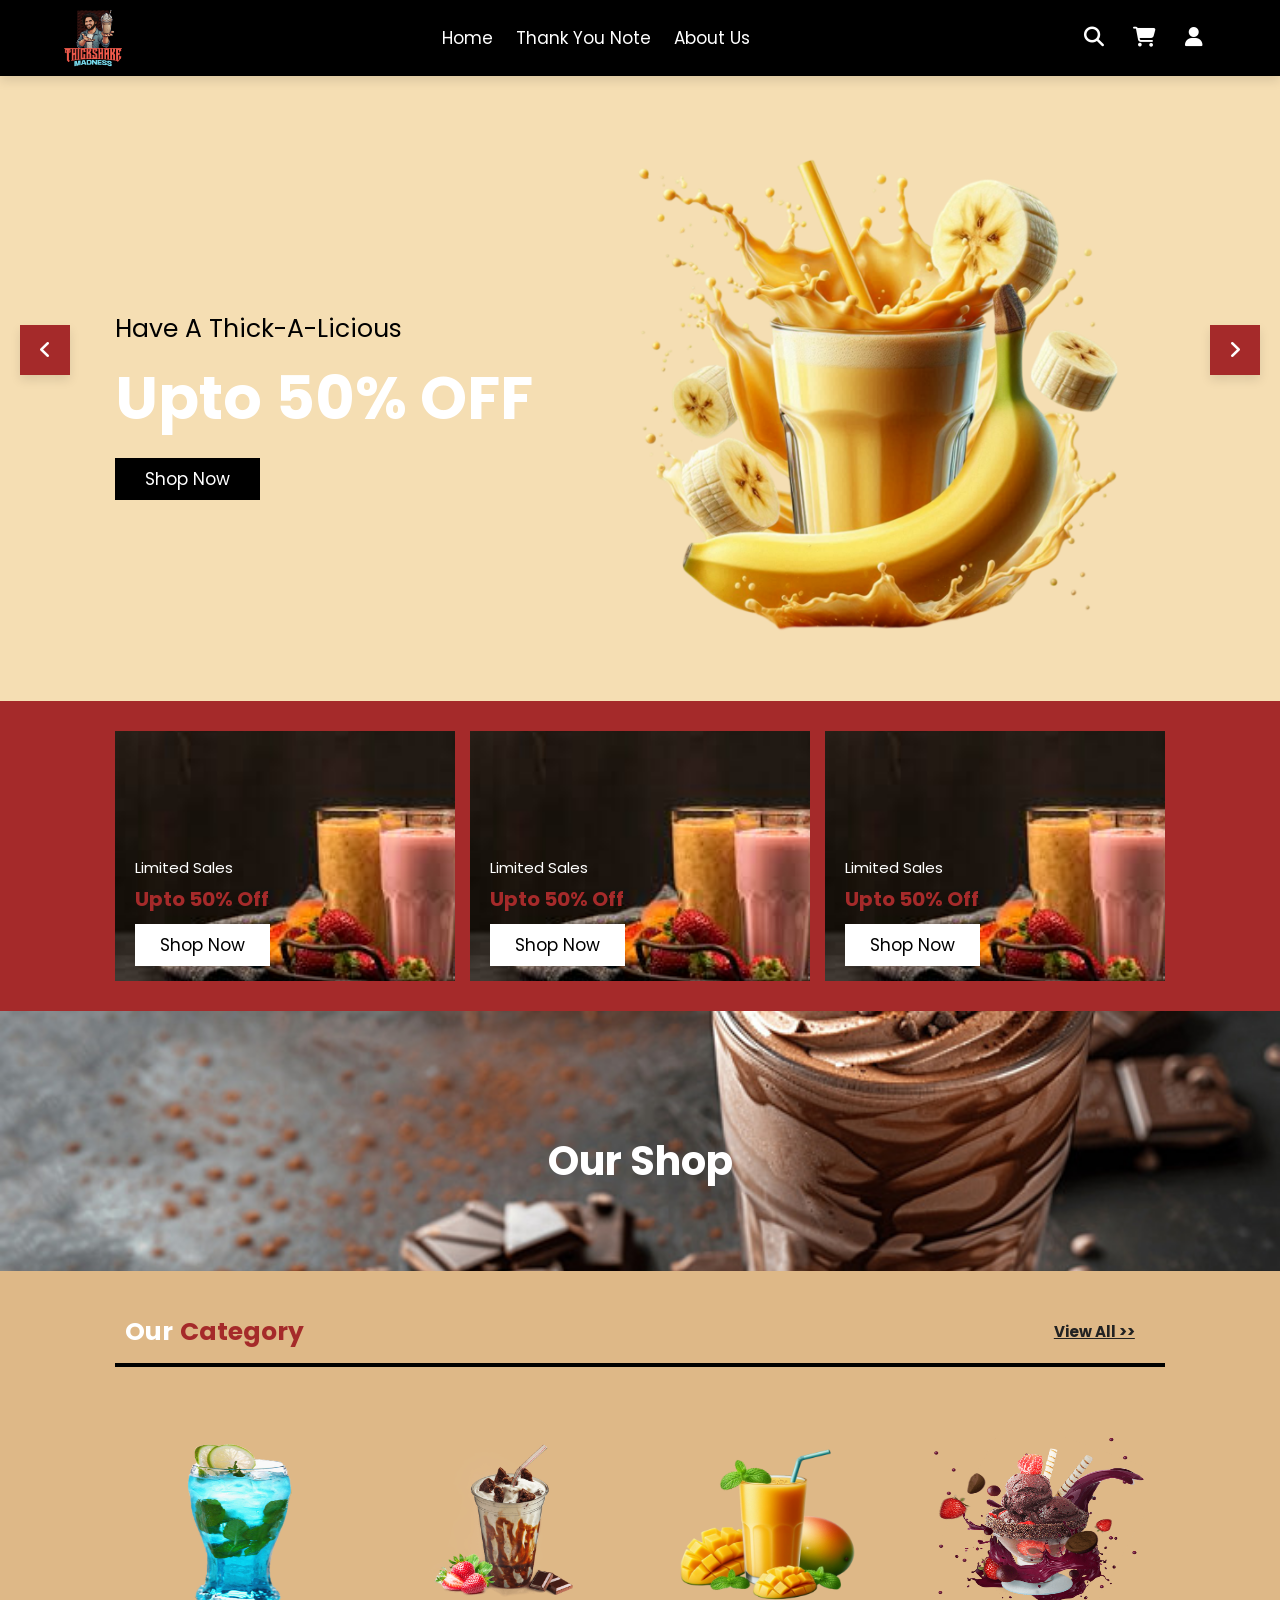
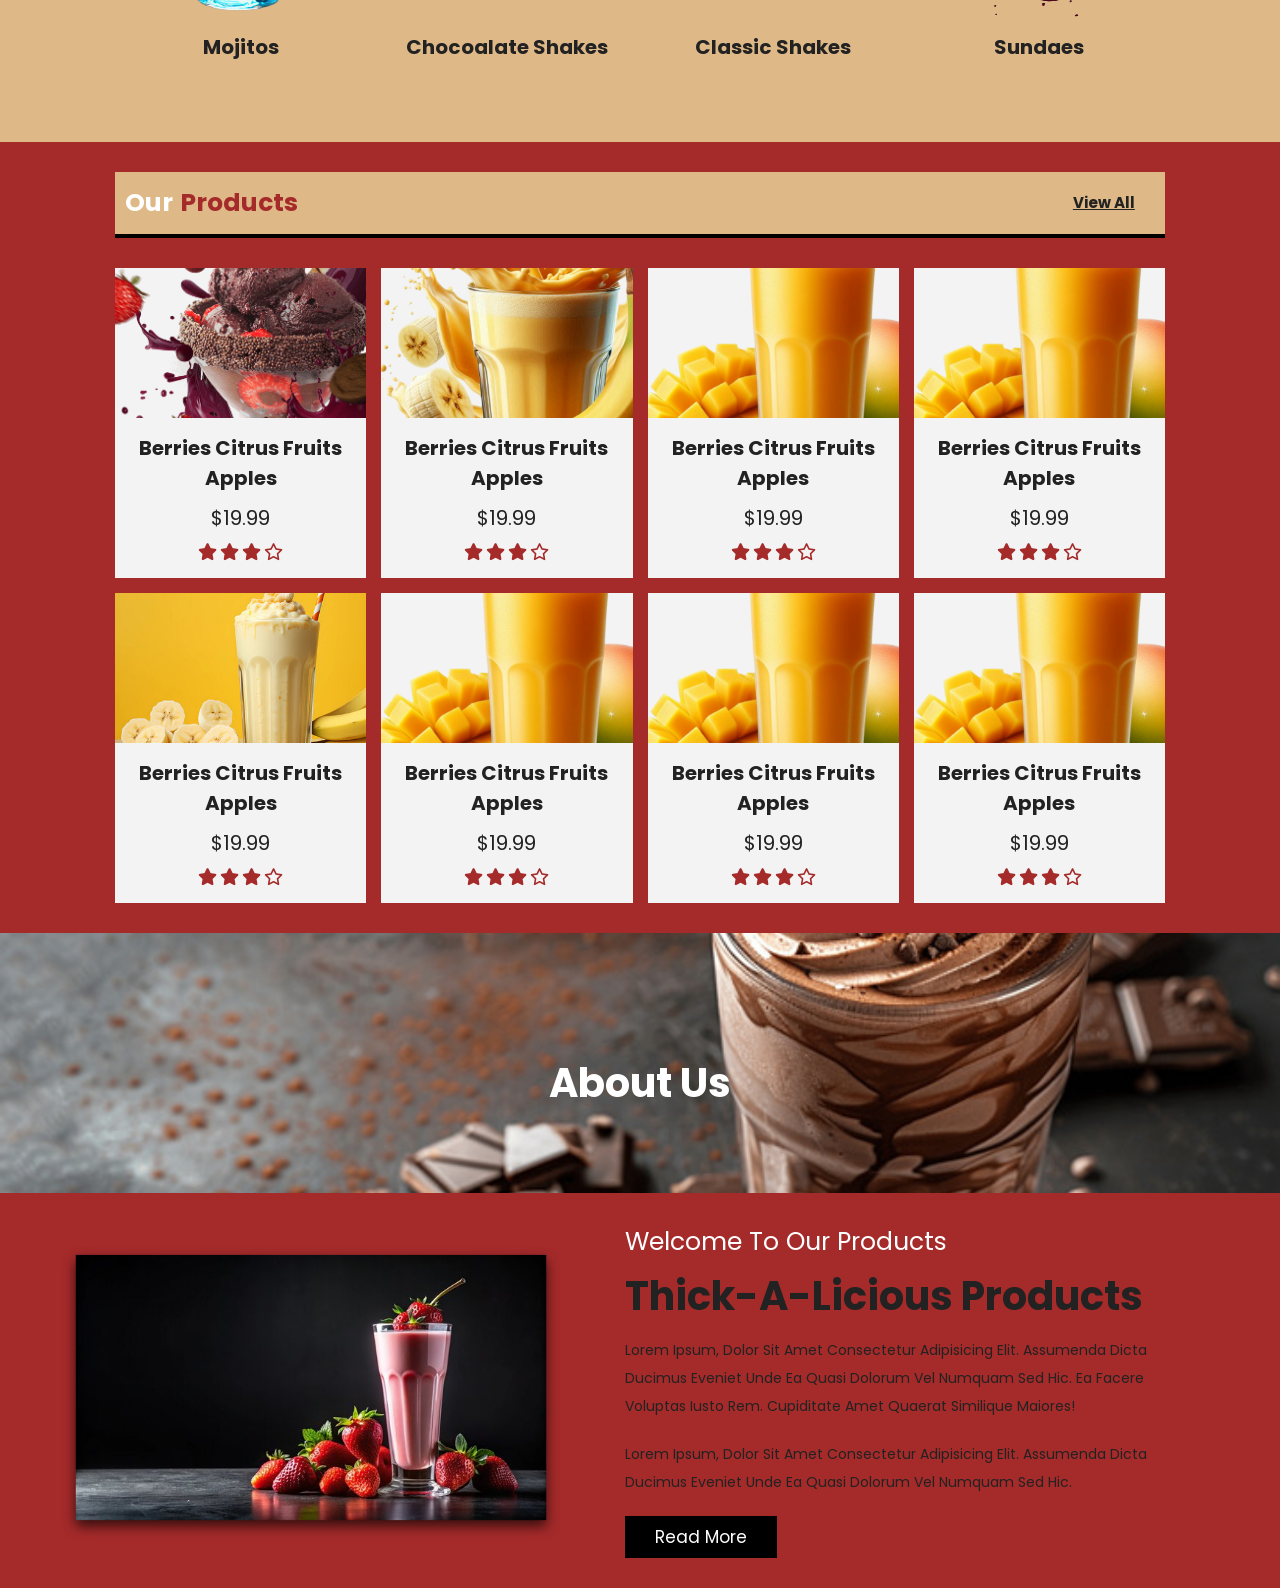
<file: index.html>
<!DOCTYPE html>
<html lang="en">
<head>
    <meta charset="UTF-8">
    <meta name="viewport" content="width=device-width, initial-scale=1.0">
    <title>Thickshake Madness</title>
    <link rel="icon" href="icon.svg" type="image/svg+xml">
    <link rel="icon" href="icon-32.png" sizes="32x32" type="image/png">
    <link rel="apple-touch-icon" href="icon-180.png">
    <link rel="stylesheet" href="https://cdnjs.cloudflare.com/ajax/libs/font-awesome/6.7.2/css/all.min.css">
    <link rel="stylesheet" href="style.css">
</head>
<body>
    <header class="header">
        <!-- <img class="logo" src="SAVE_20250217_093710.png" alt="logo" width="10%"> -->
         <img class="logo" src="fotor-2025022211841.png" alt="" width="5%">
        <nav class="nav">    
            <a href="#home">Home</a>
            <a href="thankyou.html">Thank You Note</a>
            <a href="#about">About Us</a>
        </nav>

        <div class="icons">
            <div id="menu-btn" class="fas fa-bars"></div>
            <div id="search" class="fas fa-search"></div>
            <div id="cart" class="fas fa-shopping-cart"></div>
            <div id="login" class="fas fa-user"></div>
        </div>

    </header>    

    <!-- HOME section-->
    <section class="home" id="home">
        <div class="slides-container">

            <div class="slide active">
                <div class="content">
                    <span>Have a Thick-A-licious</span>
                    <h3>Upto 50% OFF</h3>
                    <a href="#" class="btn">Shop Now</a>
                </div>
                <div class="img">
                    <img src="B.png" alt="">
                </div>
            </div>
            

            <div class="slide">
                <div class="content">
                    <span>Have a Thick-A-licious</span>
                    <h3>Upto 50% OFF</h3>
                    <a href="#" class="btn">Shop Now</a>
                </div>
                <div class="img">
                    <img src="butterscotch.png" alt="">
                </div>
            </div>
            

            <div class="slide">
                <div class="content">
                    <span>Have a Thick-A-licious</span>
                    <h3>Upto 50% OFF</h3>
                    <a href="#" class="btn">Shop Now</a>
                </div>
                <div class="img">
                    <img src="B.png" alt="">
                </div>
            </div>
            

        </div>

        <div id="next-slide" class="fas fa-angle-right" onclick="next()"></div>
        <div id="prev-slide" class="fas fa-angle-left" onclick="next()"></div>

    </section>


    <section class="banner-container">
        <div class="banner">
            <img src="thickshakecover.jpeg" alt="">
            <div class="content">
                <span>Limited sales</span>
                <h3>Upto 50% off</h3>
                <a href="" class="btn">Shop Now</a>
            </div>
        </div>

        <div class="banner">
            <img src="thickshakecover.jpeg" alt="">
            <div class="content">
                <span>Limited sales</span>
                <h3>Upto 50% off</h3>
                <a href="" class="btn">Shop Now</a>
            </div>
        </div>


        <div class="banner">
            <img src="thickshakecover.jpeg" alt="">
            <div class="content">
                <span>Limited sales</span>
                <h3>Upto 50% off</h3>
                <a href="" class="btn">Shop Now</a>
            </div>
        </div> 



    </section>
    <div class="heading">
        <h1>Our Shop</h1>
        
    </div>

    <section class="category">
    
        <h1 class="title">our <span>category</span><a href="#">View all >></a></h1>

        <div class="box-container">
            <a class="box">
                <img src="bluelemo.png"  alt="">
                <h3>Mojitos</h3>
            </a>

            <a class="box">
                <img src="chocoshake.png"  alt="">
                <h3>Chocoalate Shakes</h3>
            </a>

            <a class="box">
                <img src="mango shake.png" alt="">
                <h3>Classic Shakes</h3>
            </a>

            <a class="box">
                <img src="sundae.png"  alt="">
                <h3>Sundaes</h3>
            </a>

        </div>
    </section>


    <section class="products">
        <h1 class="title">our <span>products</span><a href="#">View all</a></h1>
        <div class="box-container">
            
            <div class="box">
                <div class="icons">
                    <a href="#" class="fas fa-shopping-cart"></a>
                    <a href="#" class="fas fa-heart"></a>
                    <a href="#" class="fas fa-eye"></a>
                </div>
                <div class="img">
                    <img src="sundae.png" alt="">
                </div>
                <div class="content">
                    <h3>Berries citrus fruits apples</h3>
                    <div class="price">$19.99</div> 
                    <div class="stars">
                        <i class="fas fa-star"></i>
                        <i class="fas fa-star"></i>
                        <i class="fas fa-star"></i>
                        <i class="far fa-star"></i>
                    </div>
                </div>
            </div>

            <div class="box">
                <div class="icons">
                    <a href="#" class="fas fa-shopping-cart"></a>
                    <a href="#" class="fas fa-heart"></a>
                    <a href="#" class="fas fa-eye"></a>
                </div>
                <div class="img">
                    <img src="B.png" alt="">
                </div>
                <div class="content">
                    <h3>Berries citrus fruits apples</h3>
                    <div class="price">$19.99</div> 
                    <div class="stars">
                        <i class="fas fa-star"></i>
                        <i class="fas fa-star"></i>
                        <i class="fas fa-star"></i>
                        <i class="far fa-star"></i>
                    </div>
                </div>
            </div>

            <div class="box">
                <div class="icons">
                    <a href="#" class="fas fa-shopping-cart"></a>
                    <a href="#" class="fas fa-heart"></a>
                    <a href="#" class="fas fa-eye"></a>
                </div>
                <div class="img">
                    <img src="mango shake.png" alt="">
                </div>
                <div class="content">
                    <h3>Berries citrus fruits apples</h3>
                    <div class="price">$19.99</div> 
                    <div class="stars">
                        <i class="fas fa-star"></i>
                        <i class="fas fa-star"></i>
                        <i class="fas fa-star"></i>
                        <i class="far fa-star"></i>
                    </div>
                </div>
            </div>

            <div class="box">
                <div class="icons">
                    <a href="#" class="fas fa-shopping-cart"></a>
                    <a href="#" class="fas fa-heart"></a>
                    <a href="#" class="fas fa-eye"></a>
                </div>
                <div class="img">
                    <img src="mango shake.png" alt="">
                </div>
                <div class="content">
                    <h3>Berries citrus fruits apples</h3>
                    <div class="price">$19.99</div> 
                    <div class="stars">
                        <i class="fas fa-star"></i>
                        <i class="fas fa-star"></i>
                        <i class="fas fa-star"></i>
                        <i class="far fa-star"></i>
                    </div>
                </div>
            </div>

            <div class="box">
                <div class="icons">
                    <a href="#" class="fas fa-shopping-cart"></a>
                    <a href="#" class="fas fa-heart"></a>
                    <a href="#" class="fas fa-eye"></a>
                </div>
                <div class="img">
                    <img src="Banana.jpg" alt="">
                </div>
                <div class="content">
                    <h3>Berries citrus fruits apples</h3>
                    <div class="price">$19.99</div> 
                    <div class="stars">
                        <i class="fas fa-star"></i>
                        <i class="fas fa-star"></i>
                        <i class="fas fa-star"></i>
                        <i class="far fa-star"></i>
                    </div>
                </div>
            </div>

            <div class="box">
                <div class="icons">
                    <a href="#" class="fas fa-shopping-cart"></a>
                    <a href="#" class="fas fa-heart"></a>
                    <a href="#" class="fas fa-eye"></a>
                </div>
                <div class="img">
                    <img src="mango shake.png" alt="">
                </div>
                <div class="content">
                    <h3>Berries citrus fruits apples</h3>
                    <div class="price">$19.99</div> 
                    <div class="stars">
                        <i class="fas fa-star"></i>
                        <i class="fas fa-star"></i>
                        <i class="fas fa-star"></i>
                        <i class="far fa-star"></i>
                    </div>
                </div>
            </div>

            <div class="box">
                <div class="icons">
                    <a href="#" class="fas fa-shopping-cart"></a>
                    <a href="#" class="fas fa-heart"></a>
                    <a href="#" class="fas fa-eye"></a>
                </div>
                <div class="img">
                    <img src="mango shake.png" alt="">
                </div>
                <div class="content">
                    <h3>Berries citrus fruits apples</h3>
                    <div class="price">$19.99</div> 
                    <div class="stars">
                        <i class="fas fa-star"></i>
                        <i class="fas fa-star"></i>
                        <i class="fas fa-star"></i>
                        <i class="far fa-star"></i>
                    </div>
                </div>
            </div>

            <div class="box">
                <div class="icons">
                    <a href="#" class="fas fa-shopping-cart"></a>
                    <a href="#" class="fas fa-heart"></a>
                    <a href="#" class="fas fa-eye"></a>
                </div>
                <div class="img">
                    <img src="mango shake.png" alt="">
                </div>
                <div class="content">
                    <h3>Berries citrus fruits apples</h3>
                    <div class="price">$19.99</div> 
                    <div class="stars">
                        <i class="fas fa-star"></i>
                        <i class="fas fa-star"></i>
                        <i class="fas fa-star"></i>
                        <i class="far fa-star"></i>
                    </div>
                </div>
            </div>


        </div>
    </section>

    <!-- ABOUT US-->


    <div class="heading">
        <h1>About Us</h1>
        
    </div>

    <section class="about" id="about">
        <div class="img">
            <img src="cover.jpg" alt="">
        </div>

        <div class="content">
            <span>Welcome to Our products</span>
            <h3>Thick-A-licious products</h3>
            <p>Lorem ipsum, dolor sit amet consectetur adipisicing elit. 
                Assumenda dicta ducimus eveniet unde ea quasi dolorum vel 
                numquam sed hic. Ea facere voluptas iusto rem. Cupiditate 
                amet quaerat similique maiores!</p>

            <p>Lorem ipsum, dolor sit amet consectetur adipisicing elit. 
            Assumenda dicta ducimus eveniet unde ea quasi dolorum vel 
            numquam sed hic.</p>

            <a href="#" class="btn">read more</a>
        </div>
    </section>
    


    <script src="main.js"></script>
</body>
</html>
</file>
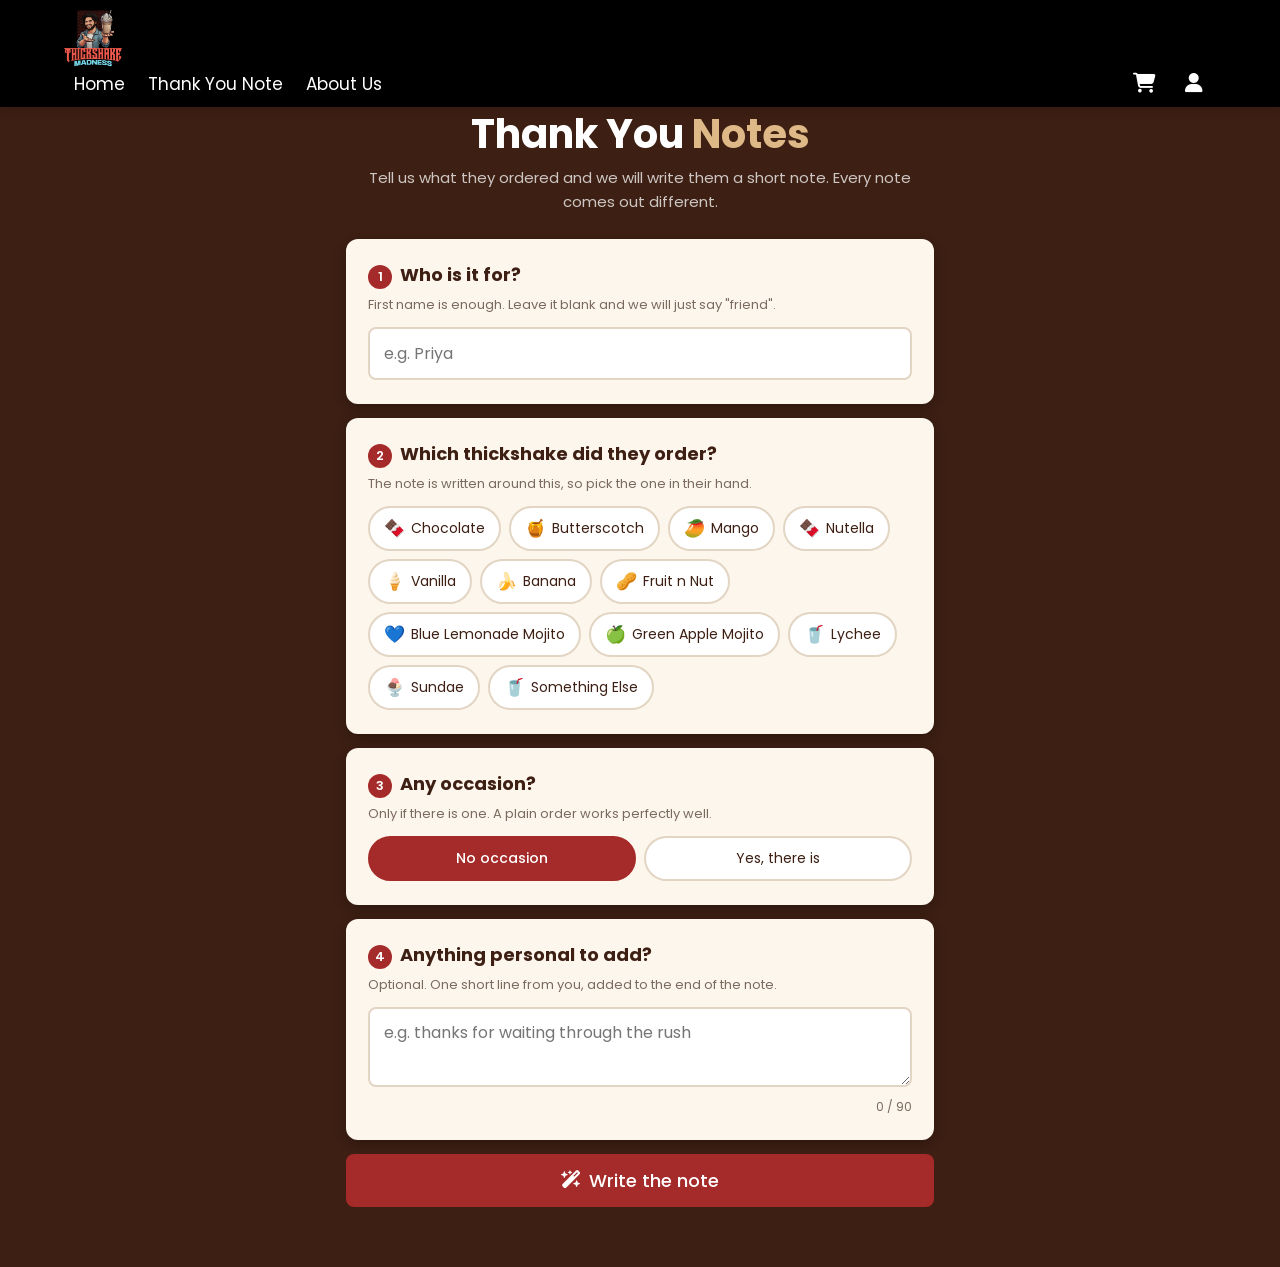
<file: thankyou.html>
<!DOCTYPE html>
<html lang="en">
<head>
    <meta charset="UTF-8">
    <meta name="viewport" content="width=device-width, initial-scale=1.0, viewport-fit=cover">
    <meta name="description" content="Write a fresh thank you note for every Madness thickshake order.">
    <meta name="theme-color" content="#000000">
    <title>Thank You Notes | Madness</title>

    <!-- home screen icon: iOS reads apple-touch-icon, Android reads the manifest -->
    <link rel="icon" href="icon.svg" type="image/svg+xml">
    <link rel="icon" href="icon-32.png" sizes="32x32" type="image/png">
    <link rel="apple-touch-icon" href="icon-180.png">
    <link rel="manifest" href="site.webmanifest">
    <meta name="apple-mobile-web-app-title" content="Thank You">
    <meta name="apple-mobile-web-app-capable" content="yes">
    <meta name="mobile-web-app-capable" content="yes">
    <meta name="apple-mobile-web-app-status-bar-style" content="black">
    <link rel="stylesheet" href="https://cdnjs.cloudflare.com/ajax/libs/font-awesome/6.7.2/css/all.min.css">
    <link rel="stylesheet" href="style.css">
    <link rel="stylesheet" href="thankyou.css">
</head>
<body class="ty-page">

    <header class="header">
        <a href="index.html"><img class="logo" src="fotor-2025022211841.png" alt="Madness" width="5%"></a>
        <nav class="nav">
            <a href="index.html">Home</a>
            <a href="thankyou.html">Thank You Note</a>
            <a href="index.html#about">About Us</a>
        </nav>

        <div class="icons">
            <div id="menu-btn" class="fas fa-bars" role="button" tabindex="0" aria-label="Menu"></div>
            <div id="cart" class="fas fa-shopping-cart"></div>
            <div id="login" class="fas fa-user"></div>
        </div>
    </header>

    <main class="ty-main">

        <div class="ty-intro">
            <h1>Thank You <span>Notes</span></h1>
            <p>Tell us what they ordered and we will write them a short note. Every note comes out different.</p>
        </div>

        <form id="ty-form" novalidate>

            <!-- step 1 -->
            <section class="ty-step">
                <h2><b>1</b> Who is it for?</h2>
                <p class="ty-hint">First name is enough. Leave it blank and we will just say "friend".</p>
                <input class="ty-field" type="text" id="ty-name" name="name"
                       placeholder="e.g. Priya" autocomplete="off" autocapitalize="words"
                       enterkeyhint="done" maxlength="24">
            </section>

            <!-- step 2 -->
            <section class="ty-step">
                <h2><b>2</b> Which thickshake did they order?</h2>
                <p class="ty-hint">The note is written around this, so pick the one in their hand.</p>
                <div class="ty-chips" id="ty-flavours" role="group" aria-label="Thickshake flavour"></div>
            </section>

            <!-- step 3 -->
            <section class="ty-step">
                <h2><b>3</b> Any occasion?</h2>
                <p class="ty-hint">Only if there is one. A plain order works perfectly well.</p>
                <div class="ty-switch" role="group" aria-label="Is there an occasion">
                    <button type="button" class="ty-chip" id="ty-occasion-no" aria-pressed="true">No occasion</button>
                    <button type="button" class="ty-chip" id="ty-occasion-yes" aria-pressed="false">Yes, there is</button>
                </div>
                <div class="ty-chips ty-occasions" id="ty-occasions" role="group" aria-label="Occasion" hidden></div>
            </section>

            <!-- step 4 -->
            <section class="ty-step">
                <h2><b>4</b> Anything personal to add?</h2>
                <p class="ty-hint">Optional. One short line from you, added to the end of the note.</p>
                <textarea class="ty-field" id="ty-touch" name="touch" rows="2" maxlength="90"
                          placeholder="e.g. thanks for waiting through the rush"></textarea>
                <div class="ty-counter" id="ty-counter">0 / 90</div>
            </section>

            <p class="ty-error" id="ty-error" role="alert" hidden></p>

            <div class="ty-actionbar">
                <button type="submit" class="ty-btn ty-btn-primary" id="ty-generate">
                    <i class="fas fa-wand-magic-sparkles" aria-hidden="true"></i> Write the note
                </button>
            </div>
        </form>

        <!-- the generated note -->
        <section class="ty-result" id="ty-result" hidden aria-live="polite">
            <div class="ty-note">
                <div class="ty-note-tag" id="ty-note-tag">Your note</div>
                <div id="ty-note-body"></div>
                <p class="ty-sign" id="ty-note-sign"></p>
            </div>

            <div class="ty-note-actions">
                <button type="button" class="ty-btn ty-btn-primary ty-btn-copy" id="ty-copy">
                    <i class="fas fa-copy" aria-hidden="true"></i> Copy note
                </button>
                <button type="button" class="ty-btn ty-btn-secondary" id="ty-again">
                    <i class="fas fa-rotate" aria-hidden="true"></i> Another version
                </button>
            </div>
        </section>

    </main>

    <div class="ty-toast" id="ty-toast" role="status" aria-live="polite"></div>
    <textarea class="ty-copy-helper" id="ty-copy-helper" readonly aria-hidden="true" tabindex="-1"></textarea>

    <script src="thankyou.js"></script>
    <script src="thankyou-ui.js"></script>
</body>
</html>
</file>
<file: style.css>
@import url('https://fonts.googleapis.com/css2?family=Poppins:wght@100;400;500;600&display=swap');

* {
    font-family: 'Poppins',sans-serif;
    margin: 0;
    padding: 0;
    box-sizing: border-box;
    border: none;
    outline: none;
    text-transform: capitalize;
    transition: .3s linear;
    flex-wrap: wrap;
}

body{
    background: brown;
}

section{
    padding: 3rem 9%;
}

.heading{
    background: url(bgcover.jpg) no-repeat;
    background-size: cover;
    background-position: center;
    text-align: center;
    padding-top: 12rem;
    padding-bottom: 8rem;
}

.heading h1{
    color: #fff;
    font-size: 4rem;
}

.title{
    display: flex;
    align-items: center;
    font-size: 2.5rem;
    margin-bottom: 3rem;
    padding: 1.2rem 1rem;
    background: burlywood;
    border-bottom: 0.4rem solid black;
    color: #fff;
}

.title span{
    color: brown;
    padding-left: .7rem;
}
.title a{
    margin-left: auto;
    margin-right: 2rem;
    color: #222;
    font-size: 1.5rem;
}

.title a:hover{
    color: white;
}

.btn{
    margin-top: 1rem;
    display: inline-block;
    padding: .8rem  3rem;
    background: Black;
    color: white;
    text-decoration: none;
    font-size: 1.7rem;
    font-weight: 400;
}
.btn:hover{
    cursor: pointer;
    background: blueviolet;
    color: black;
    font-weight: 600;
}

html{
    font-size: 62.5%;
    overflow-x: hidden;
    scroll-behavior: smooth;
}


.header{
    position: fixed;
    top: 0;
    left:0;
    right: 0;
    z-index: 1000;
    display: flex;
    align-items: center;
    justify-content: space-between;
    padding: 1rem 5%;
    box-shadow: 0 0.5rem 1rem rgba(0, 0, 0, 0.1);
    background: black;
}

.nav a{
    font-size: 1.7rem;
    margin: 0 1rem;
    color: white;
    text-decoration: none;
    transition: transform 0.3s ease 0s;
    display: inline-block;
}

.nav a:hover{
    color: blueviolet;
    transform: translateY(-3px);
}

.header .icons div{
    color: white;
    font-size: 2rem;
    margin: 0 1.3rem;
    cursor: pointer;
}

#menu-btn{
    display: none;
}

@keyframes fadeLeft {
    0%{
        opacity: 0;
        transform: translateX(-5rem);
    }
}

@keyframes fadeUp {
    0%{
        opacity: 0;
        transform: scale(0.5);
    }

} 

.home{
    padding-top: 14rem;
    background: wheat;
    background-size: cover;
    background-position: center;
    position:relative;
}

.home .slides-container .slide{
    display: flex;
    align-items: center;
    flex-wrap: wrap;
    gap: 1.5rem;
    display: none;
}
.home .slides-container .slide.active{
    display: flex;
}

.home .slides-container .slide .content{
    flex: 1 1 40rem;
    animation: fadeLeft .4s linear .4s backwards;
}

.home .slides-container .slide .content span{
    color: #000;
    font-size: 2.5rem;
}

.home .slides-container .slide .content h3{
    font-size: 6rem;
    color: white;
    padding: .5rem 0;
}

.home .slides-container .slide .img{
    flex: 1 1 40rem;
    margin: 3rem 0;
}

.home .slides-container .slide .img img{
    width: 90%;
    animation: fadeUp .4s linear;
}

.home #next-slide,
.home #prev-slide{
    position: absolute;
    top: 50%;
    transform: translateY(-50%);
    height: 5rem;
    width: 5rem;
    line-height: 5rem;
    box-shadow: 0 0.5rem 1rem rgba(0, 0, 0, 0.1);
    text-align: center;
    background: brown;
    font-size: 2rem ;
    color: #fff;
    cursor: pointer;
}

.home #next-slide:hover,
.home #prev-slide:hover{
    background:#222 ;
    color: white;
}

.home #prev-slide{
    left:2rem;
}

.home #next-slide{
    right: 2rem;
}


.banner-container{
    display: grid;
    grid-template-columns: repeat(auto-fit, minmax(32rem, 1fr));
    gap:1.5rem;
}

.banner-container .banner .content .btn{
   
    padding: .8rem  2.5rem;
    background: white;
    color: black;
    
}

.banner-container .banner .content .btn:hover{
    cursor: pointer;
    background: blueviolet;
    color:white
}

.banner-container .banner{
    position: relative;
    height: 25rem;
    overflow: hidden;
}
.banner-container .banner img{
    width: 100%;
    height: 100%;
    object-fit: cover;
    box-shadow: 0 0.5rem 1rem rgba(0, 0, 0, 0.7);
}

.banner-container .banner .content{
    position: absolute;
    top: 50%;
    left: 2rem;
    
}

.banner-container .banner .content span{
    color: #fff;
    font-size: 1.5rem;
}

.banner-container .banner .content h3{
    font-size: 2rem;
    padding-top: .5rem;
    color: brown;
}

.banner-container .banner:hover img{
    transform: scale(1.2);
}

.category{
    background: burlywood;
}

.category .box-container{
    display: grid;
    grid-template-columns: repeat(auto-fit,minmax(16rem,1fr));
    gap: 1.5rem;
    padding: 4rem 0;
    background: burlywood;
}

.category .box-container .box{
    text-align: center;
}

.category .box-container .box img{
    height: 18rem;
    width: 21rem;
    transform: translateY(0%);
    
}
.category .box-container .box img:hover{
    transform: scale(1.2);
}

.category .box-container .box h3{
    font-size: 2rem;
    margin: 1rem 0;
    color: #222;
    transform: translateY(0%);
}

.category .box-container .box:hover h3,img{
    color: brown;
    cursor: pointer;
    transform: scale(1.2);
}

.products .box-container {
    display: -ms-grid;
    display: grid;
    grid-template-columns: repeat(auto-fit, minmax(25rem, 1fr));
    gap: 1.5rem;
}

.products .box-container .box{
    position: relative;
    background: #f3f3f3;
    text-align: center;
    overflow: hidden;
}

.products .box-container .box:hover .icons{
    top: 0;

}

.products .box-container .box .icons{
    position: absolute;
    top:-105%;
    left: 0;
    height: 30rem;
    width: 100%;
    display: -webkit-box;
    display: -ms-flexbox;
    display: flex;
    align-items: center;
    justify-content: center;
    background: rgba(243, 243, 243, 0.8);
    z-index: 2;
    gap: 1rem;

}

.products .box-container .box .icons a {
    font-size: 2rem;
    height: 5rem;
    width: 5rem;
    line-height: 5rem;
    background: #fff;
    box-shadow: 0 0.5rem 1rem rgba(0, 0, 0, 0.1);
    color: #666;
}

.products .box-container .box .icons a:hover{
    background: brown;
    color: #fff;
}


.products .box-container .box .img{
    height: 15rem;
    width: 33rem;
    overflow: hidden;
}

.products .box-container .box .img img {
    height: 100%;
    width: 100%;
    object-fit: cover;
    
}


.products .box-container .box .content{
    padding: 1.5rem;
}

.products .box-container .box .content h3{
    font-size: 2rem;
    color: #222;
}

.products .box-container .box .content .price{
    font-size: 2rem;
    color: #222;
    padding: 1rem 0;
}

.products .box-container .box .content .stars i{
    font-size: 1.7rem;
    color: brown;
}

.about{
    display: flex;
    align-items: center;
    flex-wrap: wrap;
    gap: 2rem;
}

.about .img{
    flex: 1 1 35rem;
}

.about .img img{
    width: 80%;
    box-shadow: 0 0.5rem 1rem rgba(0, 0, 0, 0.7);
}

.about .content{
    flex: 1 1 40rem;
}

.about .content span{
    color: white;
    font-size: 2.5rem;
    
}

.about .content h3{
    color: #222;
    font-size: 4rem;
    padding-top: .5rem;
}

.about .content p{
    color: #222;
    font-size: 1.4rem;
    line-height: 2;
    padding: 1rem 0;
}











@media (max-width: 991px) {
    html{
        font-size: 55%;
    }
    .header{
        padding: 2rem;
    }
    section{
        padding: 3rem 2rem;
    }
    .home #next-slide,
    .home #prev-slide{
        transform: translateY(0);
        top: 88%;
    }
    .home #prev-slide{
        left: auto;
        right: 8rem;
    }
}

@media (max-width: 768px) {
    #menu-btn{
        display: inline-block;
    }
    .header .nav{
        position: absolute;
        top: 100%;
        left: 0;
        right: 0;
        background: brown;
        border-top: 0.1rem solid rgba(0, 0, 0, 0.1);
        border-bottom: 0.1rem solid rgba(0, 0, 0, 0.1);
        transform: scaleY(0); /* Hide initially */
        transform-origin: top;
        transition: transform 0.3s ease 0s;
        
    }
    .header .nav.active{
        transform: scaleY(1);
    }
    .header .nav a:hover{
        transform: translateX(5px);
    }
    .header .nav.active{
        clip-path: polygon(0 0, 100% 0, 100% 100%, 0 100%);
    }

    .header .nav a{
        margin: 1.5rem;
        padding: 1.5rem;
        font-size: 2rem;
        display: block;
        border-radius: .5rem;
    }
    
}

@media (max-width: 450px) {
    html{
        font-size: 50%;
    }
    .home .slides-container .slide h3{
        font-size:4rem ;
    }
}
</file>
<file: thankyou.css>
/* Thank-you note generator - mobile first, works on iOS Safari and Android Chrome */

/* style.css capitalises every word on the whole site, which would wreck
   sentence-cased note text, so it is switched off inside this page. */
.ty-page,
.ty-page * {
    text-transform: none;
    -webkit-text-size-adjust: 100%;
}

.ty-page {
    background: #3d1f13;
    min-height: 100%;
    /* room for the fixed header and the sticky action bar */
    padding-top: 70px;
    padding-bottom: calc(110px + env(safe-area-inset-bottom));
}

.ty-main {
    max-width: 620px;
    margin: 0 auto;
    padding: 20px 16px 0;
}

/* ---------------- page heading ---------------- */

.ty-intro {
    text-align: center;
    margin-bottom: 25px;
}

.ty-intro h1 {
    color: #fff;
    font-size: 32px;
    line-height: 1.2;
}

.ty-intro h1 span {
    color: burlywood;
}

.ty-intro p {
    color: rgba(255, 255, 255, 0.75);
    font-size: 15px;
    line-height: 1.6;
    margin-top: .8rem;
}

/* ---------------- steps ---------------- */

.ty-step {
    background: #fdf6ec;
    border-radius: 12px;
    padding: 18px 16px;
    margin-bottom: 14px;
    box-shadow: 0 .4rem 12px rgba(0, 0, 0, .25);
}

.ty-step h2 {
    font-size: 18px;
    color: #3d1f13;
    display: flex;
    align-items: baseline;
    gap: .8rem;
    line-height: 1.3;
}

.ty-step h2 b {
    background: brown;
    color: #fff;
    font-size: 13px;
    font-weight: 600;
    min-width: 24px;
    height: 24px;
    border-radius: 50%;
    display: inline-flex;
    align-items: center;
    justify-content: center;
    flex-shrink: 0;
}

.ty-step .ty-hint {
    font-size: 13px;
    color: #7a6a5f;
    margin: .6rem 0 12px;
    line-height: 1.5;
}

/* ---------------- inputs ---------------- */

.ty-field {
    width: 100%;
    /* textarea and input do not inherit the page font on their own */
    font-family: inherit;
    /* 16px keeps iOS Safari from zooming in when the field is focused */
    font-size: 16px;
    color: #3d1f13;
    background: #fff;
    border: .2rem solid #e3d5c3;
    border-radius: .8rem;
    padding: 12px 14px;
    min-height: 48px;
    -webkit-appearance: none;
    appearance: none;
}

.ty-field:focus {
    border-color: brown;
}

textarea.ty-field {
    resize: vertical;
    min-height: 80px;
    line-height: 1.5;
}

.ty-counter {
    font-size: 12px;
    color: #7a6a5f;
    text-align: right;
    margin-top: .6rem;
}

.ty-counter.is-max {
    color: brown;
    font-weight: 600;
}

/* ---------------- chips ---------------- */

.ty-chips {
    display: flex;
    flex-wrap: wrap;
    gap: .8rem;
}

.ty-chip {
    font-family: inherit;
    font-size: 14px;
    color: #3d1f13;
    background: #fff;
    border: .2rem solid #e3d5c3;
    border-radius: 50px;
    padding: 10px 14px;
    /* 44px minimum so it is comfortable to tap on a phone */
    min-height: 44px;
    display: inline-flex;
    align-items: center;
    gap: .6rem;
    cursor: pointer;
    touch-action: manipulation;
    -webkit-tap-highlight-color: transparent;
}

.ty-chip[aria-pressed="true"] {
    background: brown;
    border-color: brown;
    color: #fff;
    font-weight: 500;
}

.ty-chip .ty-emoji {
    font-size: 17px;
    line-height: 1;
}

/* yes / no occasion switch */

.ty-switch {
    display: flex;
    gap: .8rem;
}

.ty-switch .ty-chip {
    flex: 1 1 0;
    justify-content: center;
}

.ty-occasions[hidden] {
    display: none;
}

.ty-occasions {
    margin-top: 14px;
}

/* ---------------- error ---------------- */

.ty-error {
    font-size: 14px;
    color: #fff;
    background: brown;
    border-radius: .8rem;
    padding: 10px 14px;
    margin-bottom: 14px;
    line-height: 1.5;
}

.ty-error[hidden] {
    display: none;
}

/* ---------------- the note card ---------------- */

.ty-result[hidden] {
    display: none;
}

.ty-note {
    position: relative;
    background: #fff;
    border-radius: 12px;
    padding: 24px 20px;
    box-shadow: 0 .6rem 18px rgba(0, 0, 0, .3);
    border-top: .6rem solid burlywood;
}

.ty-note-tag {
    font-size: 12px;
    letter-spacing: .1rem;
    text-transform: uppercase;
    color: #a08b78;
    margin-bottom: 12px;
}

.ty-note p {
    font-size: 17px;
    line-height: 1.7;
    color: #2b1a11;
    margin-bottom: 10px;
}

.ty-note .ty-sign {
    font-size: 15px;
    color: brown;
    font-weight: 500;
    margin-top: 16px;
    margin-bottom: 0;
}

.ty-note-actions {
    display: flex;
    flex-wrap: wrap;
    gap: 10px;
    margin-top: 16px;
}

.ty-btn {
    font-family: inherit;
    font-size: 16px;
    font-weight: 500;
    padding: 13px 20px;
    min-height: 48px;
    border-radius: .8rem;
    cursor: pointer;
    touch-action: manipulation;
    -webkit-tap-highlight-color: transparent;
    display: inline-flex;
    align-items: center;
    justify-content: center;
    gap: .8rem;
    flex: 1 1 140px;
}

.ty-btn-primary {
    background: brown;
    color: #fff;
}

.ty-btn-secondary {
    background: #fdf6ec;
    color: #3d1f13;
    border: .2rem solid #e3d5c3;
}

.ty-btn-copy.is-copied {
    background: #1f7a4d;
}

/* ---------------- sticky generate bar ---------------- */

.ty-actionbar {
    position: fixed;
    left: 0;
    right: 0;
    bottom: 0;
    z-index: 900;
    background: rgba(29, 14, 8, .96);
    padding: 12px 16px;
    padding-bottom: calc(12px + env(safe-area-inset-bottom));
    box-shadow: 0 -.4rem 12px rgba(0, 0, 0, .35);
}

.ty-actionbar .ty-btn {
    width: 100%;
    font-size: 18px;
    flex: none;
}

/* ---------------- copied toast ---------------- */

.ty-toast {
    position: fixed;
    left: 50%;
    bottom: calc(100px + env(safe-area-inset-bottom));
    transform: translateX(-50%) translateY(10px);
    background: #1f7a4d;
    color: #fff;
    font-size: 15px;
    padding: 11px 20px;
    border-radius: 50px;
    opacity: 0;
    pointer-events: none;
    z-index: 950;
    max-width: 90vw;
    text-align: center;
}

.ty-toast.is-visible {
    opacity: 1;
    transform: translateX(-50%) translateY(0);
}

/* hidden helper used by the clipboard fallback */
.ty-copy-helper {
    position: fixed;
    top: 0;
    left: 0;
    width: 1px;
    height: 1px;
    padding: 0;
    border: none;
    opacity: 0;
    font-size: 16px;
}

/* ---------------- larger screens ---------------- */

@media (min-width: 768px) {
    .ty-page {
        padding-top: 90px;
        padding-bottom: 40px;
    }

    .ty-intro h1 {
        font-size: 40px;
    }

    .ty-step {
        padding: 24px 22px;
    }

    /* on a desktop the bar does not need to float over the page */
    .ty-actionbar {
        position: static;
        background: none;
        box-shadow: none;
        padding: 0 0 20px;
    }

    .ty-toast {
        bottom: 30px;
    }
}

/* people who ask for less motion get none of ours */
@media (prefers-reduced-motion: reduce) {
    .ty-page * {
        transition: none !important;
        animation: none !important;
    }
}
</file>
